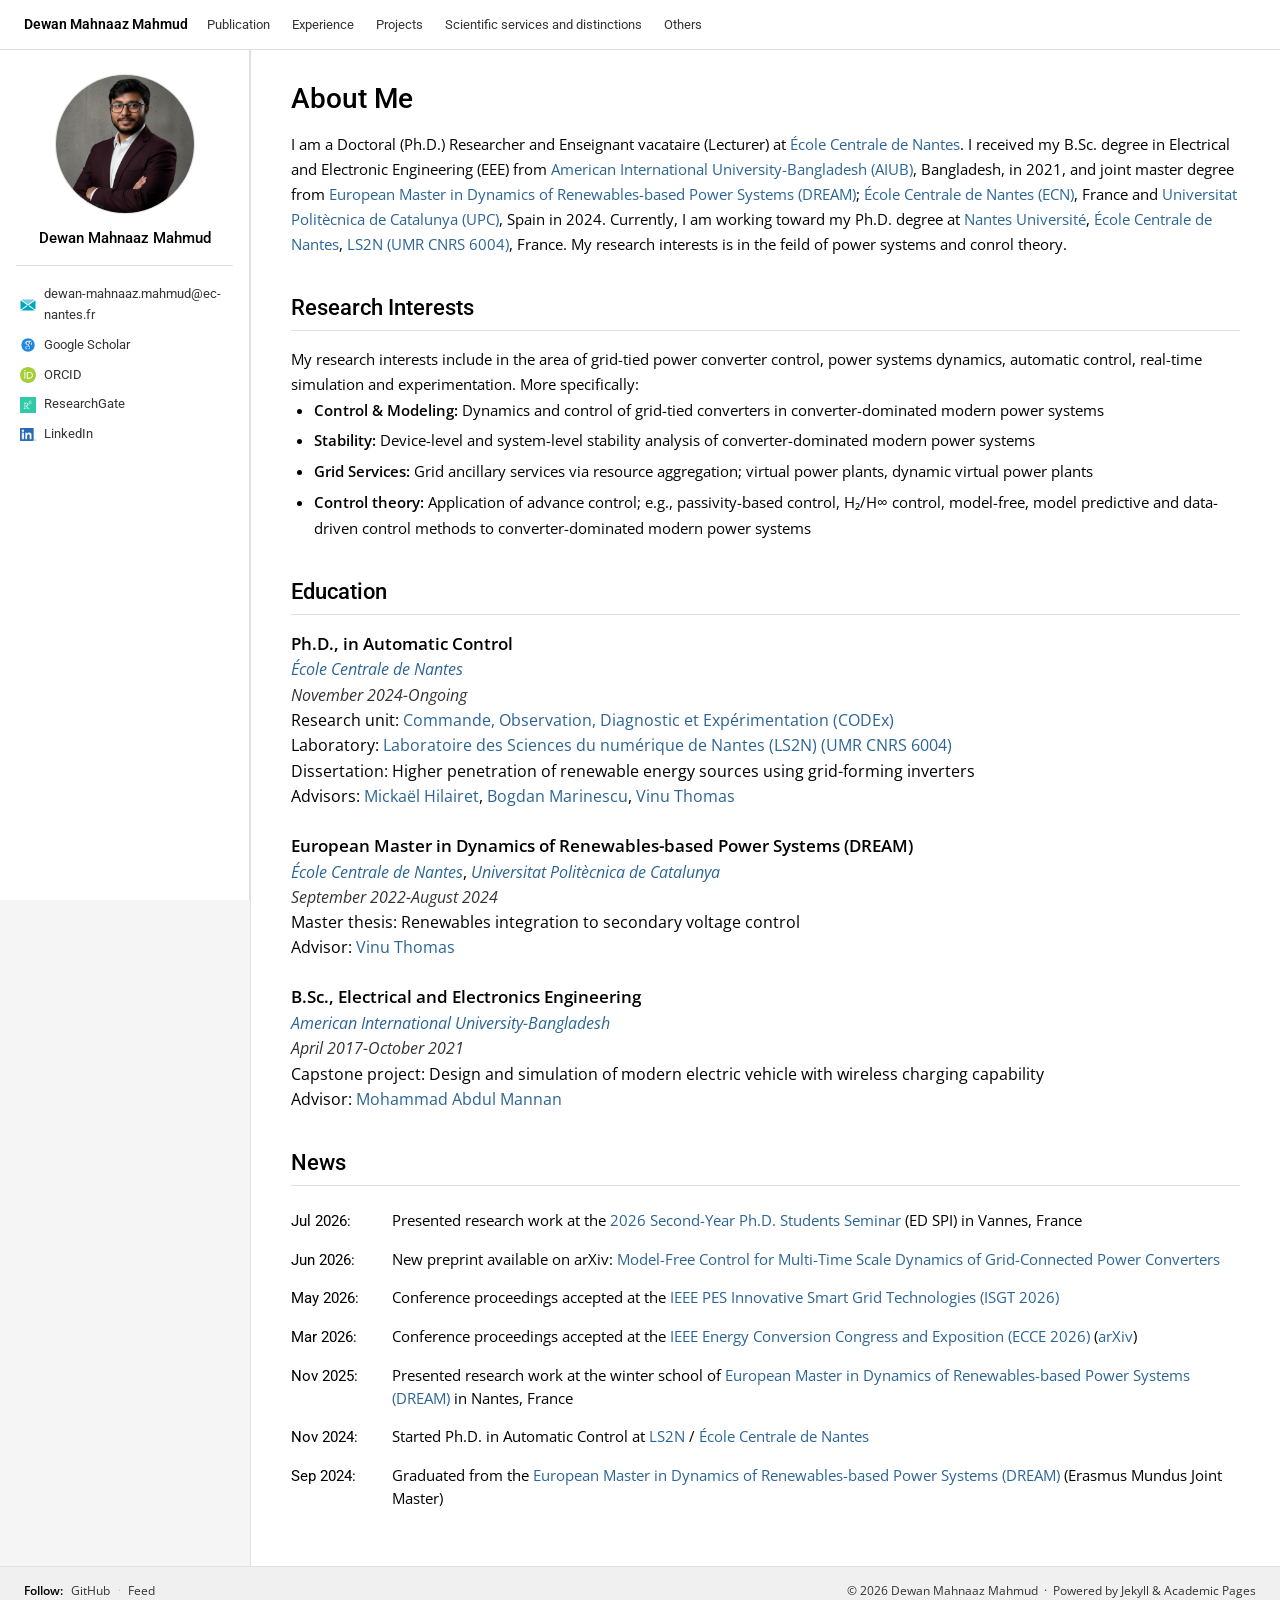
<file: index.html>
<!DOCTYPE html>
<html lang="en">

<head>
  <meta charset="UTF-8" />
  <meta name="viewport" content="width=device-width, initial-scale=1.0" />
  <meta name="description"
    content="Dewan Mahnaaz Mahmud — Ph.D. researcher in Automatic Control at École Centrale de Nantes. Research on grid-forming inverters, power systems dynamics, and renewable energy integration." />
  <title>Dewan Mahnaaz Mahmud, Publication, Experiences, Projects, Scientific services and distinctions</title>
  <link rel="stylesheet" href="css/style.css" />
</head>

<body>

  <!-- Full-width topbar -->
  <header id="topbar"></header>
  <!-- Full-width mobile drawer -->
  <nav id="mobile-drawer"></nav>

  <!-- Centered page wrapper -->
  <div id="page-wrap">

    <div id="body-row">
      <!-- Sidebar -->
      <aside id="sidebar"></aside>

      <main id="main">

        <h1 class="page-title">About Me</h1>
        <p class="body-text" id="about-bio"></p>

        <h2 class="section-h2">Research Interests</h2>
        <div class="body-text" id="research-interests"></div>

        <h2 class="section-h2">Education</h2>
        <div id="education-section"></div>

        <h2 class="section-h2">News</h2>
        <ul id="news-list" class="news-list"></ul>

      </main>
    </div>

  </div>

  <footer id="footer"></footer>

  <script src="js/data.js"></script>
  <script src="js/utils.js"></script>
  <script src="js/components.js"></script>
  <script>
    Components.init("");

    /* About Me */
    Utils.render("about-bio", SITE.bio);

    /* Research Interests */
    Utils.render("research-interests", SITE.researchInterests);

    /* Education */
    const eduHtml = SITE.cv.education.map(e => {
      let html = `
      <div class="edu-item" style="margin-bottom: 1.5rem; line-height: 1.6;">
        <strong class="edu-degree" style="font-size: 1.05rem; color: var(--text); display: block;">${e.degree}</strong>
        <span style="display: block; color: var(--text);">${e.institution}</span>
        <span style="display: block; color: var(--muted);"><em>${e.year}</em></span>`;

      if (e.details && e.details.length > 0) {
        e.details.forEach(detail => {
          html += `<span style="display: block; color: var(--text);">${detail.key}: ${detail.val}</span>`;
        });
      }

      html += `</div>`;
      return html;
    }).join("");
    Utils.render("education-section", eduHtml);

    /* News */
    const newsHtml = SITE.news.map(n => `
      <li class="news-item">
        <span class="news-date">${n.date}:</span>
        <span class="news-text">${n.text}</span>
      </li>`
    ).join("");
    Utils.render("news-list", newsHtml);
  </script>

</body>

</html>
</file>
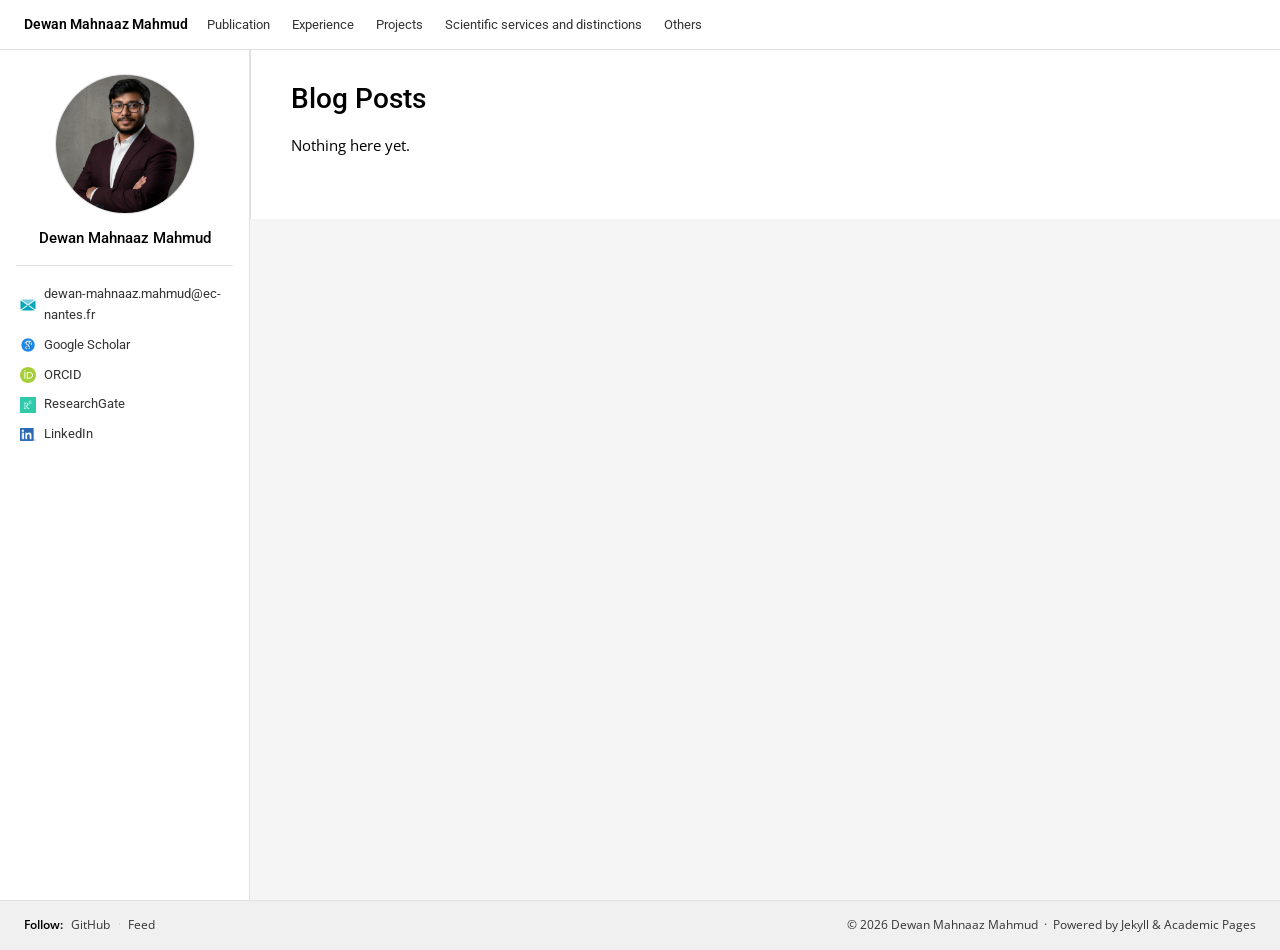
<file: pages/blog.html>
<!DOCTYPE html>
<html lang="en">
<head>
  <meta charset="UTF-8"/>
  <meta name="viewport" content="width=device-width, initial-scale=1.0"/>
  <title>Blog Posts — Dewan Mahnaaz Mahmud</title>
  <link rel="stylesheet" href="../css/style.css"/>
</head>
<body>

<header id="topbar"></header>
<nav    id="mobile-drawer"></nav>

<div id="page-wrap">
  <div id="body-row">
    <aside id="sidebar"></aside>

    <!-- ═══════════════════════════════════════════
         BLOG — add posts in js/data.js
         under the "blog" array
         ═══════════════════════════════════════════ -->
    <main id="main">
      <h1 class="page-title">Blog Posts</h1>
      <div id="blog-list"></div>
    </main>
  </div>
</div><!-- /#page-wrap -->

<!-- Full-width footer — sits OUTSIDE page-wrap so it spans the whole viewport -->
<footer id="footer"></footer>

<script src="../js/data.js"></script>
<script src="../js/utils.js"></script>
<script src="../js/components.js"></script>
<script>
  Components.init("../");

  Utils.render("blog-list", SITE.blog.map(p => `
    <div class="entry">
      ${Utils.img(p.image, p.title)}
      <div class="entry-body">
        <div class="post-date">${Utils.fmtDate(p.date)}</div>
        <div class="post-title"><a href="${p.href}">${p.title}</a></div>
        <div class="post-excerpt">${p.excerpt}</div>
      </div>
    </div>`).join(""));
</script>

</body>
</html>
</file>
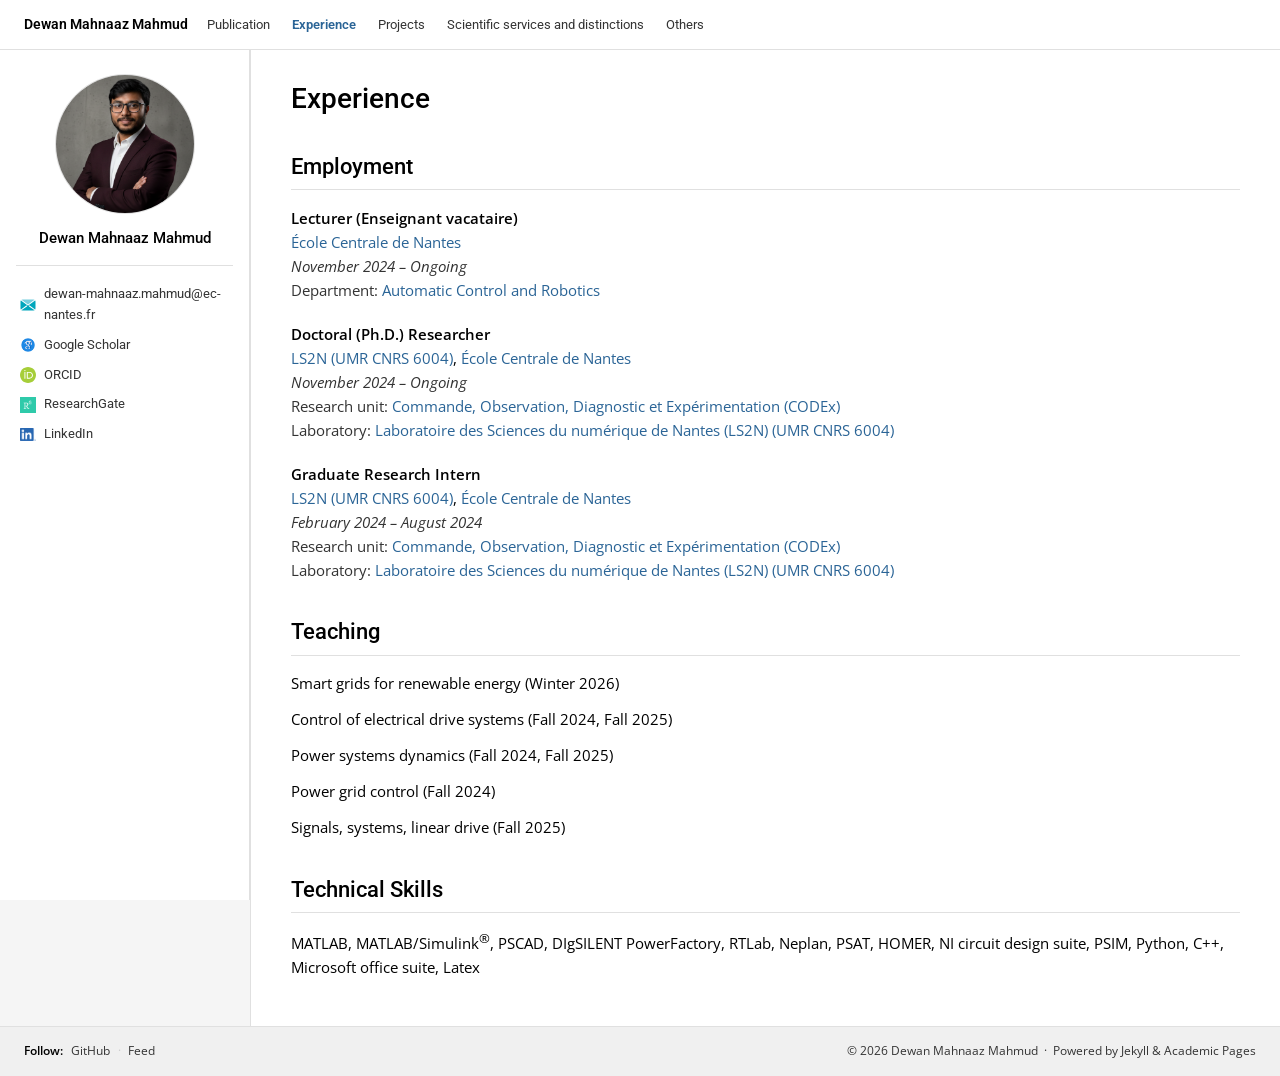
<file: pages/cv.html>
<!DOCTYPE html>
<html lang="en">
<head>
  <meta charset="UTF-8"/>
  <meta name="viewport" content="width=device-width, initial-scale=1.0"/>
  <title>CV — Dewan Mahnaaz Mahmud</title>
  <link rel="stylesheet" href="../css/style.css"/>
</head>
<body>

<header id="topbar"></header>
<nav    id="mobile-drawer"></nav>

<div id="page-wrap">
  <div id="body-row">
    <aside id="sidebar"></aside>

    <!-- ═══════════════════════════════════════════
         CV — edit content in js/data.js → cv
         ═══════════════════════════════════════════ -->
    <main id="main">
      <h1 class="page-title">Experience</h1>

      <h2 class="section-h2">Employment</h2>
      <div id="cv-exp"></div>

      <h2 class="section-h2">Teaching</h2>
      <div id="cv-teaching"></div>

      <h2 class="section-h2">Technical Skills</h2>
      <div id="cv-skills"></div>
    </main>
  </div>
</div><!-- /#page-wrap -->

<!-- Full-width footer — sits OUTSIDE page-wrap so it spans the whole viewport -->
<footer id="footer"></footer>

<script src="../js/data.js"></script>
<script src="../js/utils.js"></script>
<script src="../js/components.js"></script>
<script>
  Components.init("../");


  // Helper: render cv rows
  function cvSection(items, type = "edu") {
    return items.map(r => {
      if (type === "edu") {
        let html = `
        <div class="pub-entry" style="margin-bottom: 1.25rem; font-size: 0.95rem; line-height: 1.6;">
          <strong class="edu-degree" style="color: var(--text);">${r.degree}</strong><br>
          <span style="color: var(--text);">${r.institution}</span><br>
          <span style="color: var(--muted);"><em>${r.year}</em></span>`;
        
        if (r.details && r.details.length > 0) {
          r.details.forEach(detail => {
            html += `<br><span style="color: var(--text);">${detail.key}: ${detail.val}</span>`;
          });
        }
        
        html += `</div>`;
        return html;
      } else if (type === "exp") {
        return `
        <div class="pub-entry" style="margin-bottom: 1.25rem; font-size: 0.95rem; line-height: 1.6;">
          <strong style="color: var(--text);">${r.role}</strong><br>
          <span style="color: var(--text);">${r.org}</span><br>
          <span style="color: var(--muted);"><em>${r.year}</em></span>
          ${r.note ? `<br><span style="color: var(--muted);">${r.note}</span>` : ""}
        </div>`;
      } else {
        return `
        <div class="cv-row">
          <div class="cv-year"><em>${r.year}</em></div>
          <div>
            <span class="cv-role">${r.role}</span>
            <span class="cv-org">${r.org}</span>
            ${r.note ? `<span class="cv-note">${r.note}</span>` : ""}
          </div>
        </div>`;
      }
    }).join("");
  }

  Utils.render("cv-exp",      cvSection(SITE.cv.employment, "exp"));
  const graduateHtml = SITE.teaching.Graduate.map(t => `
    <div class="pub-entry" style="margin-bottom: 0.75rem; font-size: 0.95rem; line-height: 1.6;">
      ${t}
    </div>
  `).join("");
  const undergraduateHtml = SITE.teaching.Undergraduate.map(t => `
    <div class="pub-entry" style="margin-bottom: 0.75rem; font-size: 0.95rem; line-height: 1.6;">
      ${t}
    </div>
  `).join("");
  Utils.render("cv-teaching", `
    ${graduateHtml}
    ${undergraduateHtml}
  `);
  Utils.render("cv-skills",   `<div class="pub-entry" style="font-size: 0.95rem; line-height: 1.6;">${SITE.cv.skills.join(", ")}</div>`);
</script>

</body>
</html>
</file>
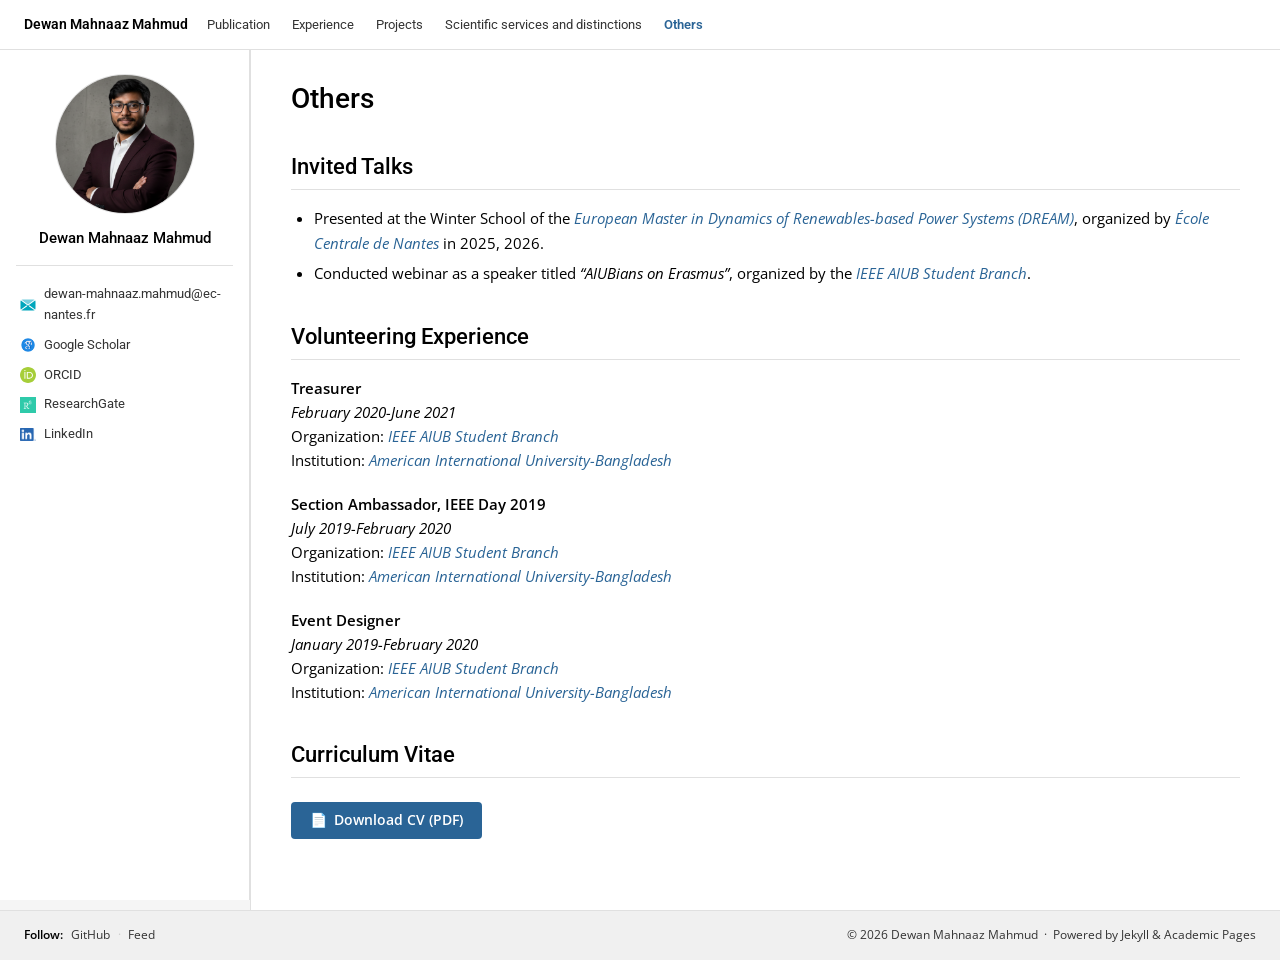
<file: pages/others.html>
<!DOCTYPE html>
<html lang="en">
<head>
  <meta charset="UTF-8"/>
  <meta name="viewport" content="width=device-width, initial-scale=1.0"/>
  <title>Others — Dewan Mahnaaz Mahmud</title>
  <link rel="stylesheet" href="../css/style.css"/>
</head>
<body>
  <header id="topbar"></header>
  <nav id="mobile-drawer"></nav>

  <div id="page-wrap">
    <div id="body-row">
      <aside id="sidebar"></aside>

      <main id="main">
        <h1 class="page-title">Others</h1>

        <h2 class="section-h2">Invited Talks</h2>
        <ul id="invited-talks-list" class="prose"></ul>
        <h2 class="section-h2">Volunteering Experience</h2>
        <div id="volunteering-list"></div>

        <h2 class="section-h2">Curriculum Vitae</h2>
        <div style="margin-top: 1.5rem;">
          <a id="cv-download-btn" class="btn-download" target="_blank" download>
            <span>📄</span> Download CV (PDF)
          </a>
        </div>
      </main>
    </div>
  </div>

  <footer id="footer"></footer>

  <script src="../js/data.js"></script>
  <script src="../js/utils.js"></script>
  <script src="../js/components.js"></script>
  <script>
    Components.init("../");

    /* Invited Talks */
    const invitedHtml = SITE.invitedTalks.map(p =>
      `<li>${p}</li>`
    ).join("");
    Utils.render("invited-talks-list", invitedHtml);

    /* Volunteering */
    const volunteeringHtml = SITE.volunteering.map(v => `
      <div class="pub-entry" style="margin-bottom: 1.25rem; font-size: 0.95rem; line-height: 1.6;">
        <strong style="color: var(--text);">${v.role}</strong><br>
        <span style="color: var(--text);"><em>${v.year}</em></span><br>
        <span style="color: var(--text);">Organization: ${v.org}</span><br>
        <span style="color: var(--text);">Institution: ${v.institution}</span>
      </div>`).join("");
    Utils.render("volunteering-list", volunteeringHtml);

    /* CV Link */
    const cvBtn = document.getElementById("cv-download-btn");
    if (cvBtn && SITE.cvLink) {
      cvBtn.href = "../" + SITE.cvLink;
    }
  </script>
</body>
</html>
</file>
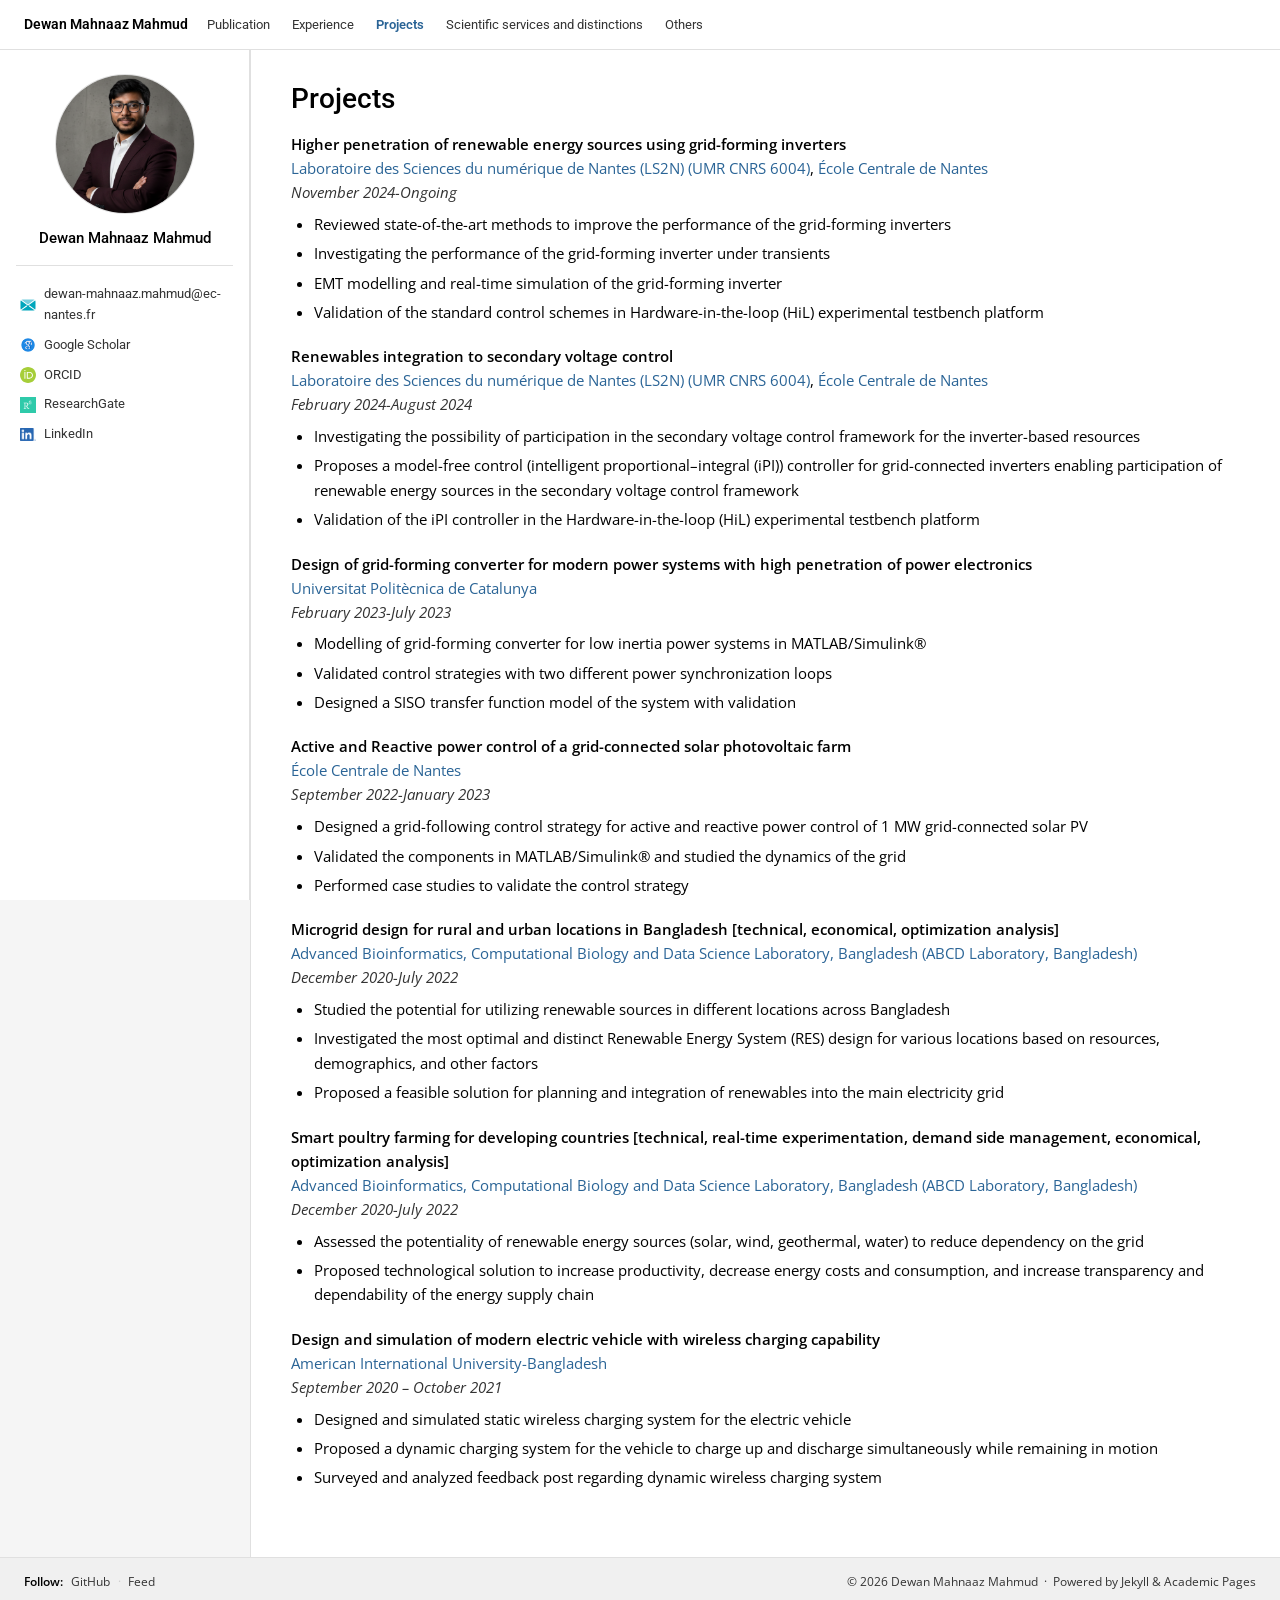
<file: pages/portfolio.html>
<!DOCTYPE html>
<html lang="en">
<head>
  <meta charset="UTF-8"/>
  <meta name="viewport" content="width=device-width, initial-scale=1.0"/>
  <title>Projects — Dewan Mahnaaz Mahmud</title>
  <link rel="stylesheet" href="../css/style.css"/>
</head>
<body>

<header id="topbar"></header>
<nav    id="mobile-drawer"></nav>

<div id="page-wrap">
  <div id="body-row">
    <aside id="sidebar"></aside>

    <!-- ═══════════════════════════════════════════
         PROJECTS — add projects in js/data.js
         under the "project" array
         ═══════════════════════════════════════════ -->
    <main id="main">
      <h1 class="page-title">Projects</h1>
      <div id="portfolio-list"></div>
    </main>
  </div>
</div><!-- /#page-wrap -->

<!-- Full-width footer — sits OUTSIDE page-wrap so it spans the whole viewport -->
<footer id="footer"></footer>

<script src="../js/data.js"></script>
<script src="../js/utils.js"></script>
<script src="../js/components.js"></script>
<script>
  Components.init("../");

  Utils.render("portfolio-list", SITE.project.map(p => `
    <div class="pub-entry" style="margin-bottom: 1.25rem; font-size: 0.95rem; line-height: 1.6;">
      <strong style="color: var(--text);">${p.title}</strong><br>
      ${p.institution ? `<span style="color: var(--text);">${p.institution}</span><br>` : ""}
      <span style="color: var(--muted);"><em>${p.date}</em></span>
      ${p.desc ? `<div style="margin-top: 0.5rem; color: var(--text);">${p.desc}</div>` : ""}
    </div>`).join(""));
</script>

</body>
</html>
</file>
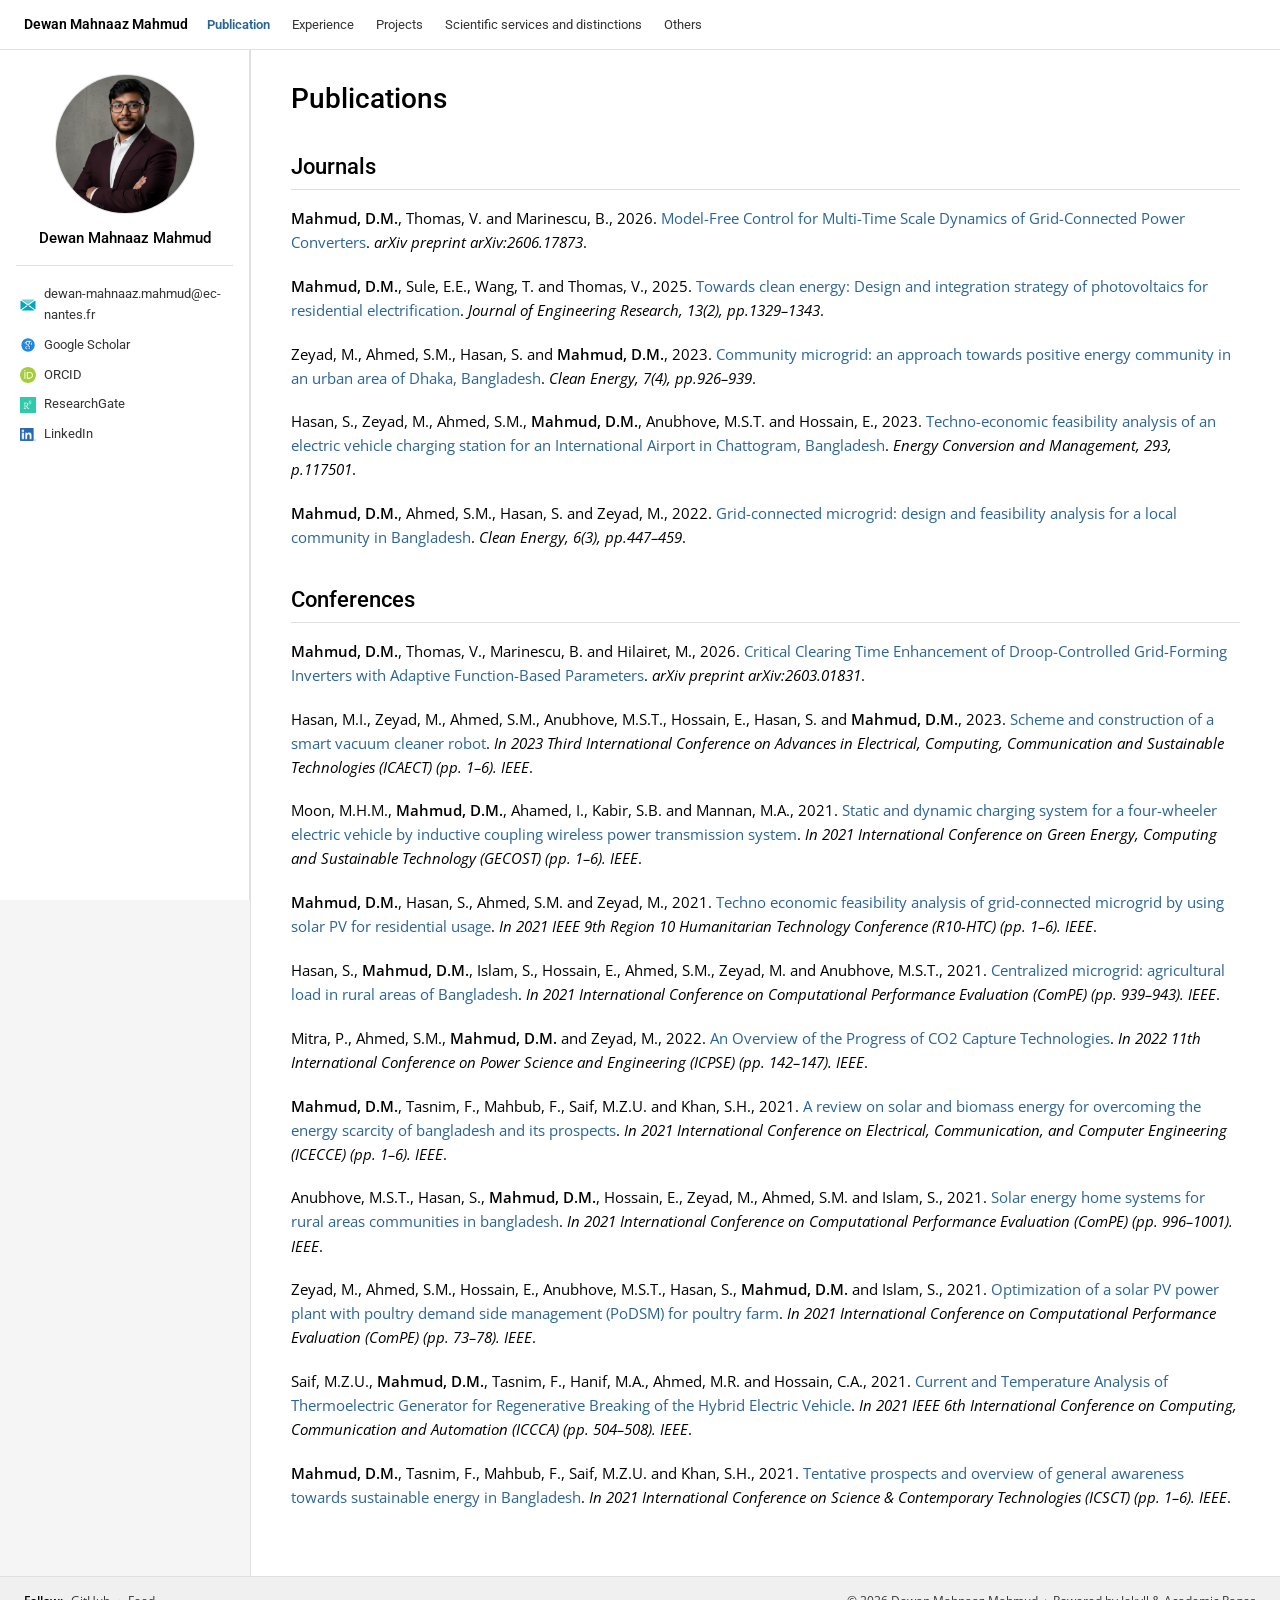
<file: pages/publications.html>
<!DOCTYPE html>
<html lang="en">

<head>
  <meta charset="UTF-8" />
  <meta name="viewport" content="width=device-width, initial-scale=1.0" />
  <title>Publications — Dewan Mahnaaz Mahmud</title>
  <link rel="stylesheet" href="../css/style.css" />
</head>

<body>

  <header id="topbar"></header>
  <nav id="mobile-drawer"></nav>

  <div id="page-wrap">
    <div id="body-row">
      <aside id="sidebar"></aside>

      <!-- ═══════════════════════════════════════════
         PUBLICATIONS — add entries in js/data.js
         under the "publications" array
         ═══════════════════════════════════════════ -->
      <main id="main">
        <h1 class="page-title">Publications</h1>

        <h2 class="section-h2">Journals</h2>
        <div id="journal-list"></div>

        <h2 class="section-h2">Conferences</h2>
        <div id="conference-list"></div>
      </main>
    </div>
  </div><!-- /#page-wrap -->

  <!-- Full-width footer — sits OUTSIDE page-wrap so it spans the whole viewport -->
  <footer id="footer"></footer>

  <script src="../js/data.js"></script>
  <script src="../js/utils.js"></script>
  <script src="../js/components.js"></script>
  <script>
    Components.init("../");

    const makePubHtml = p => {
      const titleHtml = p.link
        ? `<a href="${p.link}" target="_blank" rel="noopener">${p.title}</a>`
        : p.title;

      return `
      <div class="pub-entry" style="margin-bottom: 1.25rem; font-size: 0.95rem; line-height: 1.6;">
        <div class="pub-citation">
          ${p.authors}, ${p.year}. ${titleHtml}. <em>${p.journal}</em>.
        </div>
      </div>`;
    };

    Utils.render("journal-list", SITE.journals.map(makePubHtml).join(""));
    Utils.render("conference-list", SITE.conferences.map(makePubHtml).join(""));
  </script>

</body>

</html>
</file>
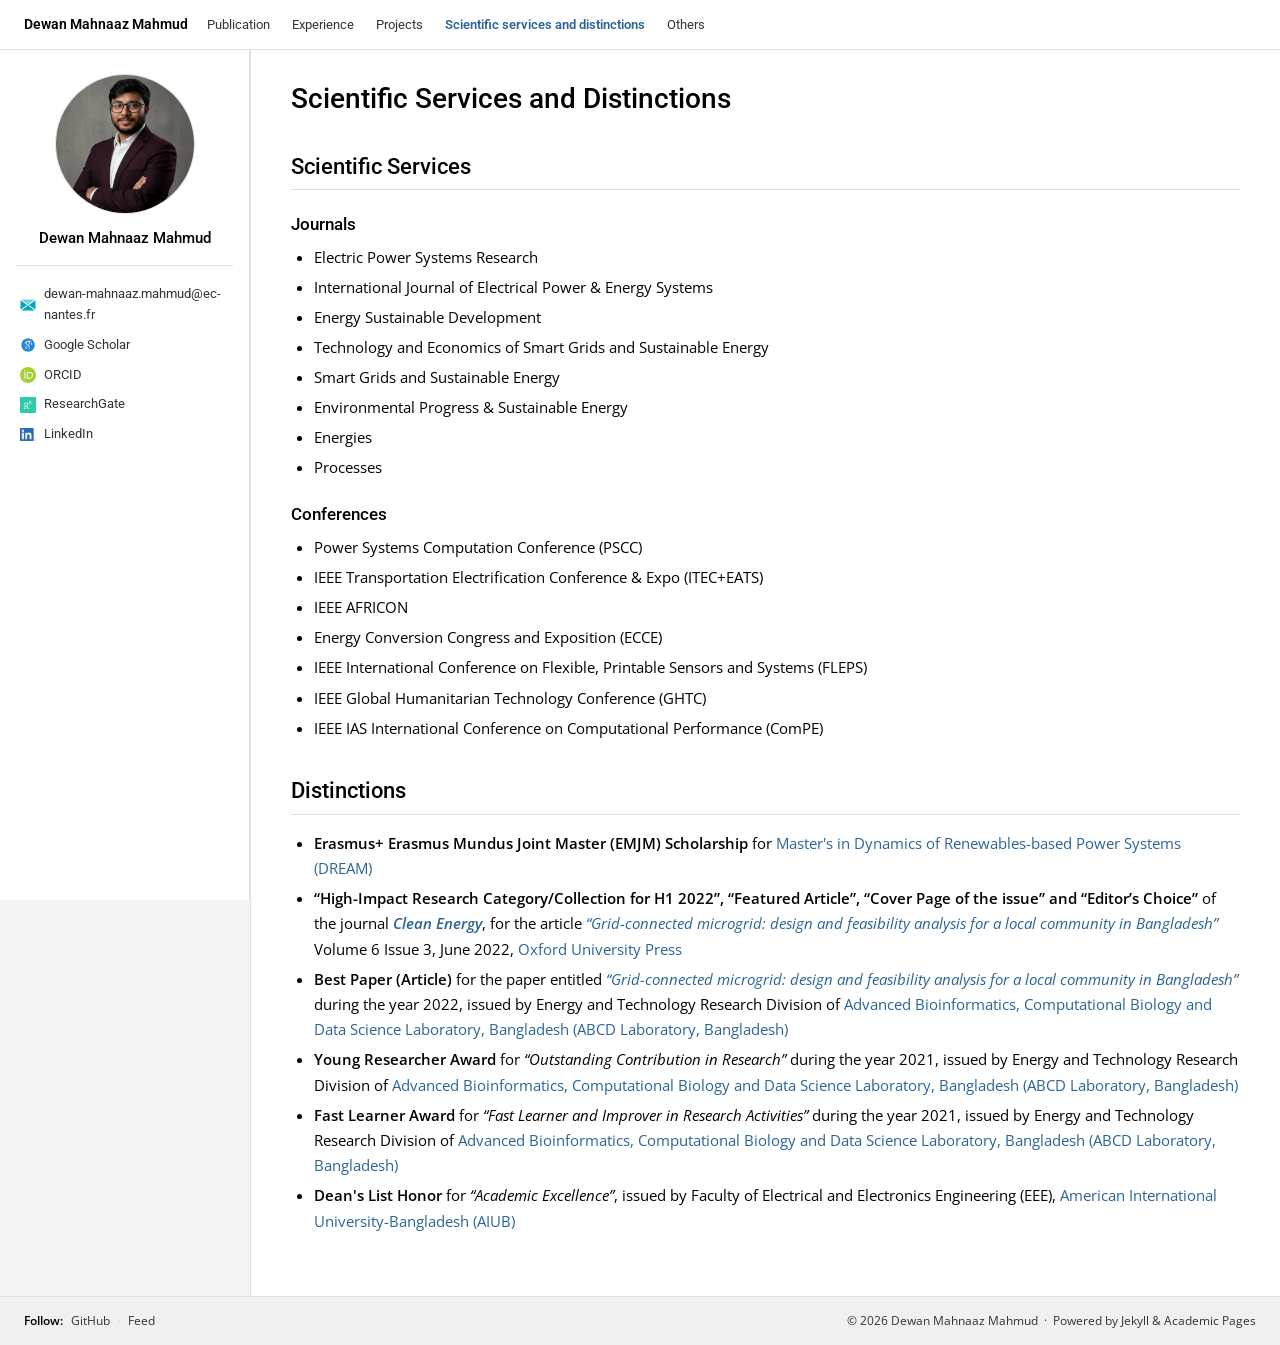
<file: pages/scientific-services.html>
<!DOCTYPE html>
<html lang="en">
<head>
  <meta charset="UTF-8"/>
  <meta name="viewport" content="width=device-width, initial-scale=1.0"/>
  <title>Scientific services and distinctions — Dewan Mahnaaz Mahmud</title>
  <link rel="stylesheet" href="../css/style.css"/>
</head>
<body>
  <header id="topbar"></header>
  <nav id="mobile-drawer"></nav>

  <div id="page-wrap">
    <div id="body-row">
      <aside id="sidebar"></aside>

      <main id="main">
        <h1 class="page-title">Scientific Services and Distinctions</h1>

        <h2 class="section-h2">Scientific Services</h2>
 
        <h3 class="section-h3">Journals</h3>
        <ul id="reviewer-journals" class="prose"></ul>
 
        <h3 class="section-h3">Conferences</h3>
        <ul id="reviewer-conferences" class="prose"></ul>
 
        <h2 class="section-h2">Distinctions</h2>
        <ul id="awards-list" class="prose"></ul>
      </main>
    </div>
  </div>

  <footer id="footer"></footer>

  <script src="../js/data.js"></script>
  <script src="../js/utils.js"></script>
  <script src="../js/components.js"></script>
  <script>
    Components.init("../");

    /* Awards & Scholarships */
    const awardsHtml = SITE.cv.awards.map(a =>
      `<li>${a}</li>`
    ).join("");
    Utils.render("awards-list", awardsHtml);


    /* Reviewer — Journals */
    const rjHtml = SITE.reviewerJournals.map(j =>
      `<li>${j}</li>`
    ).join("");
    Utils.render("reviewer-journals", rjHtml);

    /* Reviewer — Conferences */
    const rcHtml = SITE.reviewerConferences.map(c =>
      `<li>${c}</li>`
    ).join("");
    Utils.render("reviewer-conferences", rcHtml);
  </script>
</body>
</html>
</file>
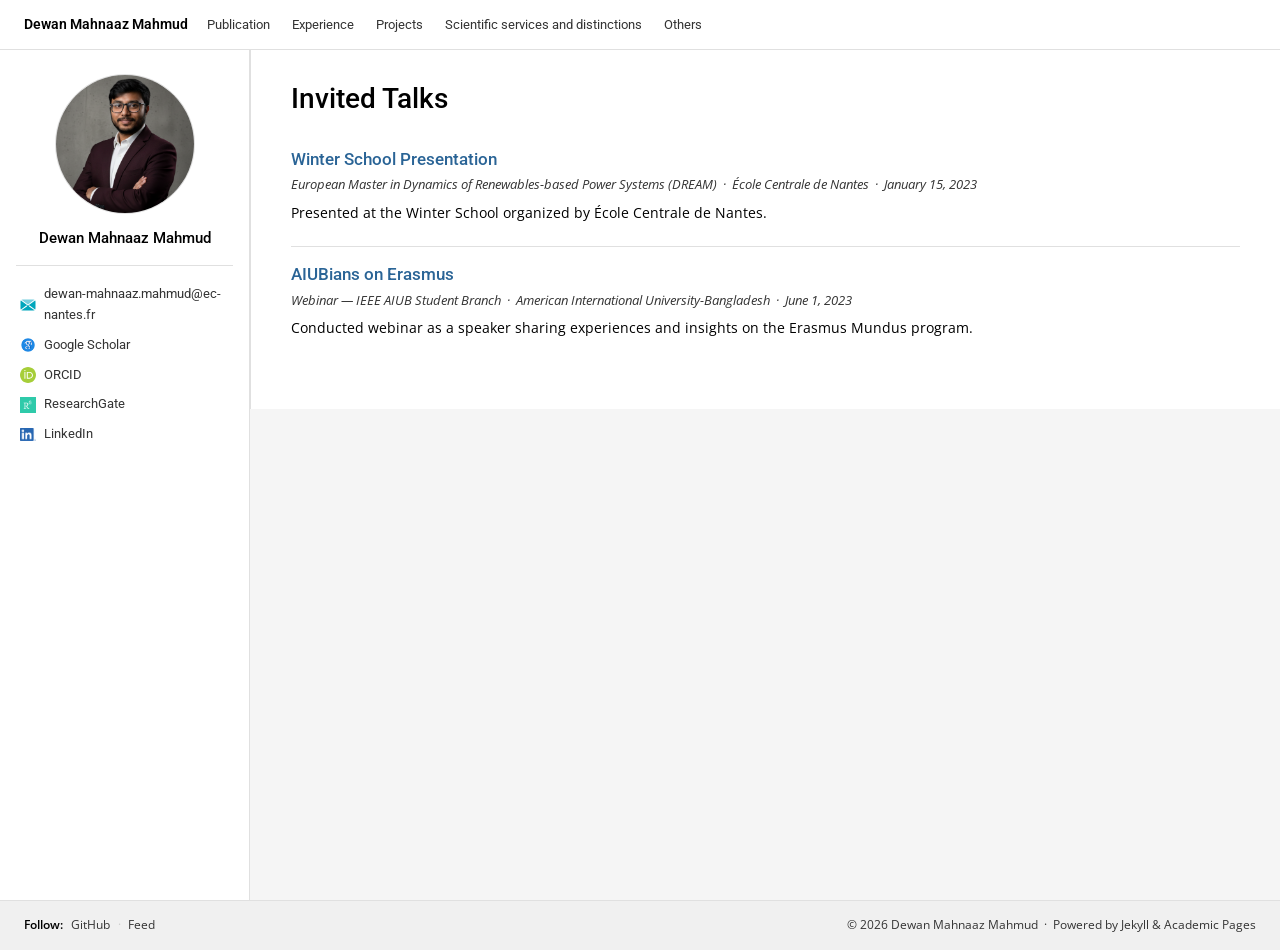
<file: pages/talks.html>
<!DOCTYPE html>
<html lang="en">
<head>
  <meta charset="UTF-8"/>
  <meta name="viewport" content="width=device-width, initial-scale=1.0"/>
  <title>Invited Talks — Dewan Mahnaaz Mahmud</title>
  <link rel="stylesheet" href="../css/style.css"/>
</head>
<body>

<header id="topbar"></header>
<nav    id="mobile-drawer"></nav>

<div id="page-wrap">
  <div id="body-row">
    <aside id="sidebar"></aside>

    <!-- ═══════════════════════════════════════════
         TALKS — add entries in js/data.js
         under the "talks" array
         ═══════════════════════════════════════════ -->
    <main id="main">
      <h1 class="page-title">Invited Talks</h1>
      <div id="talk-list"></div>
    </main>
  </div>
</div><!-- /#page-wrap -->

<!-- Full-width footer — sits OUTSIDE page-wrap so it spans the whole viewport -->
<footer id="footer"></footer>

<script src="../js/data.js"></script>
<script src="../js/utils.js"></script>
<script src="../js/components.js"></script>
<script>
  Components.init("../");

  Utils.render("talk-list", SITE.talks.map(t => `
    <div class="entry">
      ${Utils.img(t.image, t.title)}
      <div class="entry-body">
        <div class="entry-title">${t.title}</div>
        <div class="entry-meta">${t.event} &nbsp;·&nbsp; ${t.place} &nbsp;·&nbsp; ${Utils.fmtDate(t.date)}</div>
        <div class="entry-desc">${t.desc}</div>
        <div class="entry-footer">${Utils.pills(t.links)}</div>
      </div>
    </div>`).join(""));
</script>

</body>
</html>
</file>
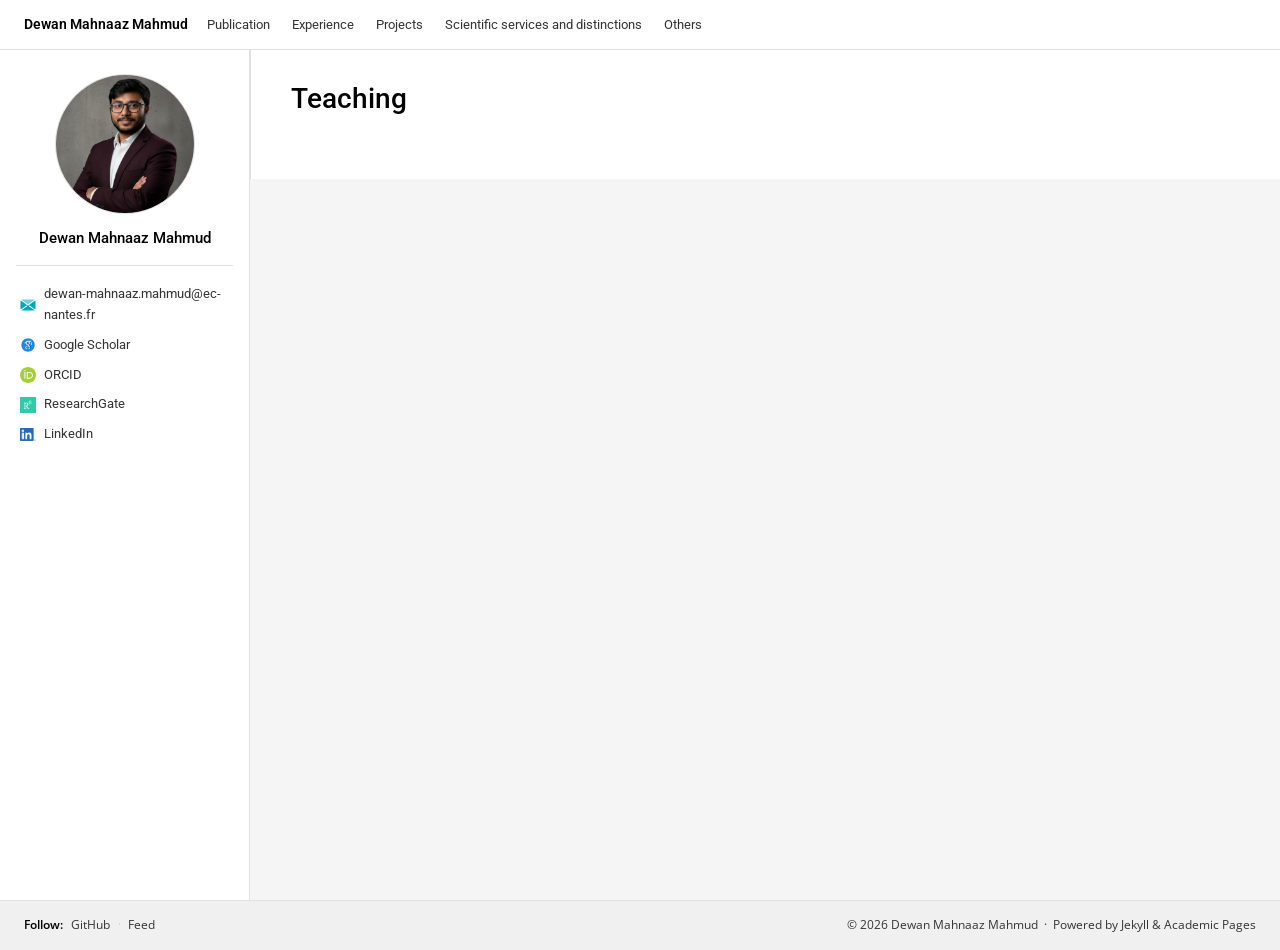
<file: pages/teaching.html>
<!DOCTYPE html>
<html lang="en">
<head>
  <meta charset="UTF-8"/>
  <meta name="viewport" content="width=device-width, initial-scale=1.0"/>
  <title>Teaching — Dewan Mahnaaz Mahmud</title>
  <link rel="stylesheet" href="../css/style.css"/>
</head>
<body>

<header id="topbar"></header>
<nav    id="mobile-drawer"></nav>

<div id="page-wrap">
  <div id="body-row">
    <aside id="sidebar"></aside>

    <!-- ═══════════════════════════════════════════
         TEACHING — add entries in js/data.js
         under the "teaching" array
         ═══════════════════════════════════════════ -->
    <main id="main">
      <h1 class="page-title">Teaching</h1>
      <ul class="prose" id="teaching-list"></ul>
    </main>
  </div>
</div><!-- /#page-wrap -->

<!-- Full-width footer — sits OUTSIDE page-wrap so it spans the whole viewport -->
<footer id="footer"></footer>

<script src="../js/data.js"></script>
<script src="../js/utils.js"></script>
<script src="../js/components.js"></script>
<script>
  Components.init("../");

  Utils.render("teaching-list", SITE.teaching.map(t => `
    <li>${t}</li>
  `).join(""));
</script>

</body>
</html>
</file>
<file: css/style.css>
@import url('https://fonts.googleapis.com/css2?family=Open+Sans:ital,wght@0,300;0,400;0,500;0,600;0,700;1,400;1,600&family=Roboto:ital,wght@0,300;0,400;0,500;0,700;1,400&display=swap');

/* ============================================================
   style.css — Academic Portfolio
   Edit the :root block below to retheme the entire site.
   ============================================================ */

/* ── Theme tokens — edit here to retheme ─────────────────── */
:root {
  --topbar-bg:    #ffffff;
  --topbar-h:     50px;
  --topbar-border:#e0e0e0;

  --sidebar-w:    250px;
  --sidebar-bg:   #ffffff;

  --page-bg:      #f5f5f5;
  --content-bg:   #ffffff;
  --border:       #e0e0e0;

  --text:         #000000;
  --muted:        #333333;
  --link:         #2a6496;
  --link-hover:   #1a3f66;

  --tag-bg:       #eef3f8;
  --tag-color:    #2a6496;
  --tag-border:   #c4d8ec;

  --font-serif:   'Open Sans', -apple-system, BlinkMacSystemFont, "Segoe UI", Arial, sans-serif;
  --font-sans:    'Roboto', -apple-system, BlinkMacSystemFont, "Segoe UI", Arial, sans-serif;
  --font-mono:    Monaco, "Courier New", "DejaVu Sans Mono", monospace;

  --base-font-size: 16px; /* Base size. Matches bpascal-fr.github.io */

  --t: 150ms ease;
}

/* ── Reset ───────────────────────────────────────────────── */
*, *::before, *::after { box-sizing: border-box; margin: 0; padding: 0; }
html { font-size: var(--base-font-size); scroll-behavior: smooth; }

/* Responsive font scaling matching bpascal-fr.github.io, relative to base size */
@media (min-width: 48em) {
  html {
    font-size: calc(var(--base-font-size) * 1.125);
  }
}
@media (min-width: 64em) {
  html {
    font-size: calc(var(--base-font-size) * 1.25);
  }
}
@media (min-width: 80em) {
  html {
    font-size: calc(var(--base-font-size) * 1.375);
  }
}

body {
  font-family: var(--font-serif);
  font-weight: 400;
  color: var(--text);
  background: var(--page-bg);
  line-height: 1.65;
}
strong, b {
  font-weight: 600;
}
a   { color: var(--link); text-decoration: none; transition: color var(--t); }
a:hover { color: var(--link-hover); text-decoration: underline; }
img { display: block; max-width: 100%; height: auto; }
ul  { list-style: none; }

/* ============================================================
   TOPBAR — spans FULL WIDTH of the page
   ============================================================ */
#topbar {
  position: fixed;
  top: 0; left: 0; right: 0;
  height: var(--topbar-h);
  background: var(--topbar-bg);
  border-bottom: 1px solid var(--topbar-border);
  z-index: 500;
}
.topbar-inner {
  /* Same max-width as the page content so it aligns perfectly */
  max-width: 1280px;
  margin: 0 auto;
  height: 100%;
  padding: 0 1.5rem;
  display: flex;
  align-items: center;
  gap: .5rem;
}
.topbar-brand {
  font-family: var(--font-sans);
  font-weight: 600;
  font-size: .88rem;
  color: var(--text);
  white-space: nowrap;
  flex-shrink: 0;
  text-decoration: none;
}
.topbar-brand:hover { color: var(--link); text-decoration: none; }

.topbar-nav {
  display: flex;
  align-items: center;
  gap: 0;
  flex: 1;
  overflow-x: auto;
  /* Hide scrollbar */
  -ms-overflow-style: none;
  scrollbar-width: none;
}
.topbar-nav::-webkit-scrollbar { display: none; }
.topbar-nav a {
  font-family: var(--font-sans);
  font-size: .82rem;
  font-weight: 400;
  color: var(--muted);
  padding: .3rem .7rem;
  border-radius: 3px;
  white-space: nowrap;
  text-decoration: none;
  transition: background var(--t), color var(--t);
}
.topbar-nav a:hover  { color: var(--text); background: #f0f0f0; }
.topbar-nav a.active { color: var(--link); font-weight: 600; }

/* Burger — hidden on desktop */
.burger {
  display: none;
  flex-direction: column;
  justify-content: center;
  gap: 5px;
  cursor: pointer;
  background: none;
  border: none;
  padding: 4px;
  margin-left: auto;
  flex-shrink: 0;
}
.burger span {
  display: block;
  width: 22px; height: 2px;
  background: var(--text);
  border-radius: 2px;
  transition: transform .25s ease, opacity .15s ease;
}
.burger.open span:nth-child(1) { transform: translateY(7px) rotate(45deg); }
.burger.open span:nth-child(2) { opacity: 0; }
.burger.open span:nth-child(3) { transform: translateY(-7px) rotate(-45deg); }

/* Mobile drawer — full-width dropdown */
#mobile-drawer {
  display: none;
  position: fixed;
  top: var(--topbar-h);
  left: 0; right: 0;
  background: var(--topbar-bg);
  border-bottom: 1px solid var(--border);
  z-index: 499;
  flex-direction: column;
  padding: .5rem 1.5rem 1rem;
  gap: .1rem;
  box-shadow: 0 4px 16px rgba(0,0,0,.1);
}
#mobile-drawer.open { display: flex; }
#mobile-drawer a {
  font-family: var(--font-sans);
  font-size: .95rem;
  color: var(--text);
  padding: .55rem .5rem;
  border-bottom: 1px solid var(--border);
  text-decoration: none;
}
#mobile-drawer a:last-child { border-bottom: none; }
#mobile-drawer a.active { color: var(--link); font-weight: 600; }

/* ============================================================
   PAGE WRAPPER — centers the whole page within max-width
   ============================================================ */
#page-wrap {
  max-width: 1280px;
  margin: 0 auto;
  padding-top: var(--topbar-h);
}

/* ============================================================
   BODY ROW — sidebar + main side by side
   ============================================================ */
#body-row {
  display: flex;
  align-items: flex-start;
  min-height: calc(100vh - var(--topbar-h));
}

/* ============================================================
   SIDEBAR
   ============================================================ */
#sidebar {
  width: var(--sidebar-w);
  flex-shrink: 0;
  background: var(--sidebar-bg);
  border-right: 1px solid var(--border);
  padding: 1.5rem 1rem 2rem;
  position: sticky;
  top: var(--topbar-h);
  height: calc(100vh - var(--topbar-h));
  overflow-y: auto;
  /* No extra scrollbar unless needed */
  scrollbar-width: thin;
}

/* Avatar */
.sb-avatar {
  width: 100%;
  aspect-ratio: 1;
  max-width: 140px;
  border-radius: 50%;
  overflow: hidden;
  background: #dde4ec;
  border: 1px solid var(--border);
  display: flex; align-items: center; justify-content: center;
  margin: 0 auto .75rem;
}
.sb-avatar img { width: 100%; height: 100%; object-fit: cover; }
.sb-initials { font-family: var(--font-serif); font-size: 2.4rem; color: #888; }

.sb-name {
  font-family: var(--font-sans);
  font-weight: 500;
  font-size: .95rem;
  text-align: center;
  margin-bottom: .4rem;
}
.sb-bio {
  font-size: .78rem;
  color: var(--muted);
  text-align: center;
  line-height: 1.5;
}
.sb-hr {
  border: none;
  border-top: 1px solid var(--border);
  margin: .9rem 0;
}
.sb-links { display: flex; flex-direction: column; gap: 0; }
.sb-links li a {
  font-family: var(--font-sans);
  display: flex;
  align-items: center;
  gap: .55rem;
  font-size: .8rem;
  color: var(--muted);
  padding: .28rem .25rem;
  border-radius: 3px;
  text-decoration: none;
  transition: color var(--t), background var(--t);
}
.sb-links li a:hover { color: var(--link); background: #f5f5f5; }
.sb-icon { width: 16px; text-align: center; flex-shrink: 0; }

/* ============================================================
   MAIN CONTENT AREA
   ============================================================ */
#main {
  flex: 1;
  min-width: 0;              /* prevents overflow */
  background: var(--content-bg);
  padding: 2rem 2.5rem 3rem;
  border-left: 1px solid var(--border);
}

/* ── Typography ──────────────────────────────────────────── */
.page-title {
  font-family: var(--font-sans);
  font-size: 1.75rem;
  font-weight: 500;
  color: var(--text);
  margin-bottom: 1rem;
  line-height: 1.25;
  border-bottom: none;
}
h2.section-h2 {
  font-family: var(--font-sans);
  font-size: 1.4rem;
  font-weight: 500;
  color: var(--text);
  border-bottom: 1px solid var(--border);
  padding-bottom: .3rem;
  margin: 2rem 0 1rem;
}
h3.section-h3 {
  font-family: var(--font-sans);
  font-size: 1.1rem;
  font-weight: 500;
  margin: 1.25rem 0 .4rem;
}
p { font-size: .97rem; margin-bottom: .85rem; line-height: 1.7; }
ul.prose { list-style: disc; padding-left: 1.5rem; margin-bottom: .9rem; }
ul.prose li { font-size: .97rem; margin-bottom: .3rem; }
ol.prose { padding-left: 1.5rem; margin-bottom: .9rem; }
ol.prose li { font-size: .97rem; margin-bottom: .4rem; }
code { font-family: var(--font-mono); font-size: .85rem; background: #f4f4f4; padding: 1px 5px; border-radius: 3px; }

/* Consistent body text */
.body-text { font-size: .93rem; line-height: 1.7; margin-bottom: .85rem; }

/* ── Education rows ────────────────────────────────────────── */
.edu-row {
  display: flex;
  gap: 1rem;
  padding: .4rem 0;
  font-size: .93rem;
  line-height: 1.6;
}
.edu-row-year {
  flex-shrink: 0;
  font-family: var(--font-mono);
  font-size: .82rem;
  color: var(--muted);
  min-width: 80px;
  padding-top: .1rem;
}
.edu-row-role {
  font-weight: 600;
  color: var(--text);
}
.edu-row-org {
  color: var(--muted);
  font-size: .88rem;
}

.entry {
  display: flex;
  gap: 1.25rem;
  border-bottom: 1px solid var(--border);
  padding: 1rem 0;
  align-items: flex-start;
}
.entry:last-child { border-bottom: none; }

/* Thumbnail — only shows if image is set in data.js */
.entry-thumb {
  width: 130px;
  height: 90px;
  object-fit: cover;
  border-radius: 3px;
  flex-shrink: 0;
  border: 1px solid var(--border);
}

.entry-body { flex: 1; min-width: 0; }
.entry-title {
  font-family: var(--font-sans);
  font-size: 1.1rem;
  font-weight: 500;
  color: var(--link);
  margin-bottom: .2rem;
  line-height: 1.35;
}
.entry-title a { color: var(--link); }
.entry-title a:hover { color: var(--link-hover); }
.entry-meta {
  font-size: .8rem;
  color: var(--muted);
  font-style: italic;
  margin-bottom: .35rem;
}
.entry-desc { font-size: .9rem; color: var(--text); margin-bottom: .4rem; }
.entry-footer {
  display: flex;
  flex-wrap: wrap;
  align-items: center;
  gap: .35rem;
  margin-top: .4rem;
}

/* Tags */
.tag {
  display: inline-block;
  font-size: .72rem;
  font-family: var(--font-mono);
  background: var(--tag-bg);
  color: var(--tag-color);
  border: 1px solid var(--tag-border);
  padding: 1px 8px;
  border-radius: 3px;
}

/* Link pills */
.pill {
  display: inline-block;
  font-size: .77rem;
  padding: 2px 10px;
  border-radius: 3px;
  color: var(--link);
  border: 1px solid var(--border);
  background: #fafafa;
  text-decoration: none;
  transition: background var(--t), border-color var(--t);
}
.pill:hover { background: var(--tag-bg); border-color: var(--link); text-decoration: none; }

/* Blog */
.post-date    { font-family: var(--font-mono); font-size: .75rem; color: var(--muted); margin-bottom: .1rem; }
.post-title   { font-family: var(--font-serif); font-size: 1.1rem; font-weight: 400; }
.post-excerpt { font-size: .88rem; color: var(--muted); margin-top: .2rem; }

/* Notice box */
.notice {
  background: #eaf2fb;
  border-left: 4px solid var(--link);
  padding: .7rem 1rem;
  margin: 1rem 0 1.5rem;
  font-size: .88rem;
  color: #2a4a6a;
  border-radius: 0 4px 4px 0;
}

/* ── CV ──────────────────────────────────────────────────── */
.btn-download {
  display: inline-flex;
  align-items: center;
  gap: .4rem;
  font-size: .88rem;
  font-weight: 600;
  background: var(--link);
  color: #fff;
  padding: .45rem 1.25rem;
  border-radius: 4px;
  text-decoration: none;
  margin-bottom: 1.5rem;
  transition: background var(--t);
}
.btn-download:hover { background: var(--link-hover); color: #fff; text-decoration: none; }

.cv-row {
  display: grid;
  grid-template-columns: 72px 1fr;
  gap: .75rem;
  padding: .65rem 0;
  border-bottom: 1px solid var(--border);
  font-size: .9rem;
}
.cv-row:last-child { border-bottom: none; }
.cv-year { font-family: var(--font-mono); font-size: .75rem; color: var(--muted); padding-top: .15rem; }
.cv-role { font-weight: 600; display: block; }
.cv-org  { color: var(--muted); font-style: italic; font-size: .85rem; display: block; }
.cv-note { color: var(--muted); font-size: .82rem; margin-top: .1rem; display: block; }

.skill-group { margin-bottom: 1rem; }
.skill-group-label {
  font-family: var(--font-mono);
  font-size: .75rem;
  text-transform: uppercase;
  letter-spacing: .07em;
  color: var(--muted);
  margin-bottom: .4rem;
}
.skill-cloud { display: flex; flex-wrap: wrap; gap: .35rem; }

/* ============================================================
   NEWS LIST — minimalistic
   ============================================================ */
.news-list {
  list-style: none;
  padding: 0;
  margin: 0;
}
.news-item {
  display: flex;
  gap: .75rem;
  align-items: baseline;
  padding: .45rem 0;
  font-size: .93rem;
  line-height: 1.6;
}
.news-date {
  flex-shrink: 0;
  font-family: var(--font-sans);
  font-size: .93rem;
  font-weight: normal;
  color: var(--text);
  min-width: 90px;
}
.news-text {
  color: var(--text);
}
.news-text a { color: var(--link); }
.news-text a:hover { color: var(--link-hover); text-decoration: underline; }
.news-text strong { font-weight: 600; }
.news-text em { font-style: italic; }

/* ============================================================
   FOOTER — spans FULL WIDTH
   ============================================================ */
#footer {
  background: #f0f0f0;
  border-top: 1px solid var(--border);
  width: 100%;
}
.footer-inner {
  max-width: 1280px;
  margin: 0 auto;
  padding: .9rem 1.5rem;
  display: flex;
  flex-wrap: wrap;
  gap: .5rem 2rem;
  align-items: center;
  justify-content: space-between;
  font-size: .78rem;
  color: var(--muted);
}
.footer-left { display: flex; align-items: center; gap: .5rem; }
.footer-left strong { color: var(--text); }
.footer-copy { text-align: center; }
.sep { color: #ccc; }
#footer a { color: var(--muted); }
#footer a:hover { color: var(--link); }

/* ============================================================
   RESPONSIVE
   ============================================================ */

/* Tablet (≤900px) — hide sidebar */
@media (max-width: 900px) {
  #sidebar { display: none; }
  #main    { border-left: none; padding: 1.5rem 1.5rem 2.5rem; }
}

/* Mobile (≤640px) — hide desktop nav, show burger */
@media (max-width: 640px) {
  .topbar-nav { display: none; }
  .burger     { display: flex; }
  #main       { padding: 1.25rem 1rem 2rem; }
  .entry      { flex-direction: column; }
  .entry-thumb { width: 100%; height: 160px; }
  .cv-row     { grid-template-columns: 1fr; gap: .1rem; }
  .footer-inner { flex-direction: column; align-items: flex-start; }

  /* News: stack on mobile */
  .news-item { flex-direction: column; gap: .2rem; }
  .news-date { align-self: flex-start; }
}
</file>
